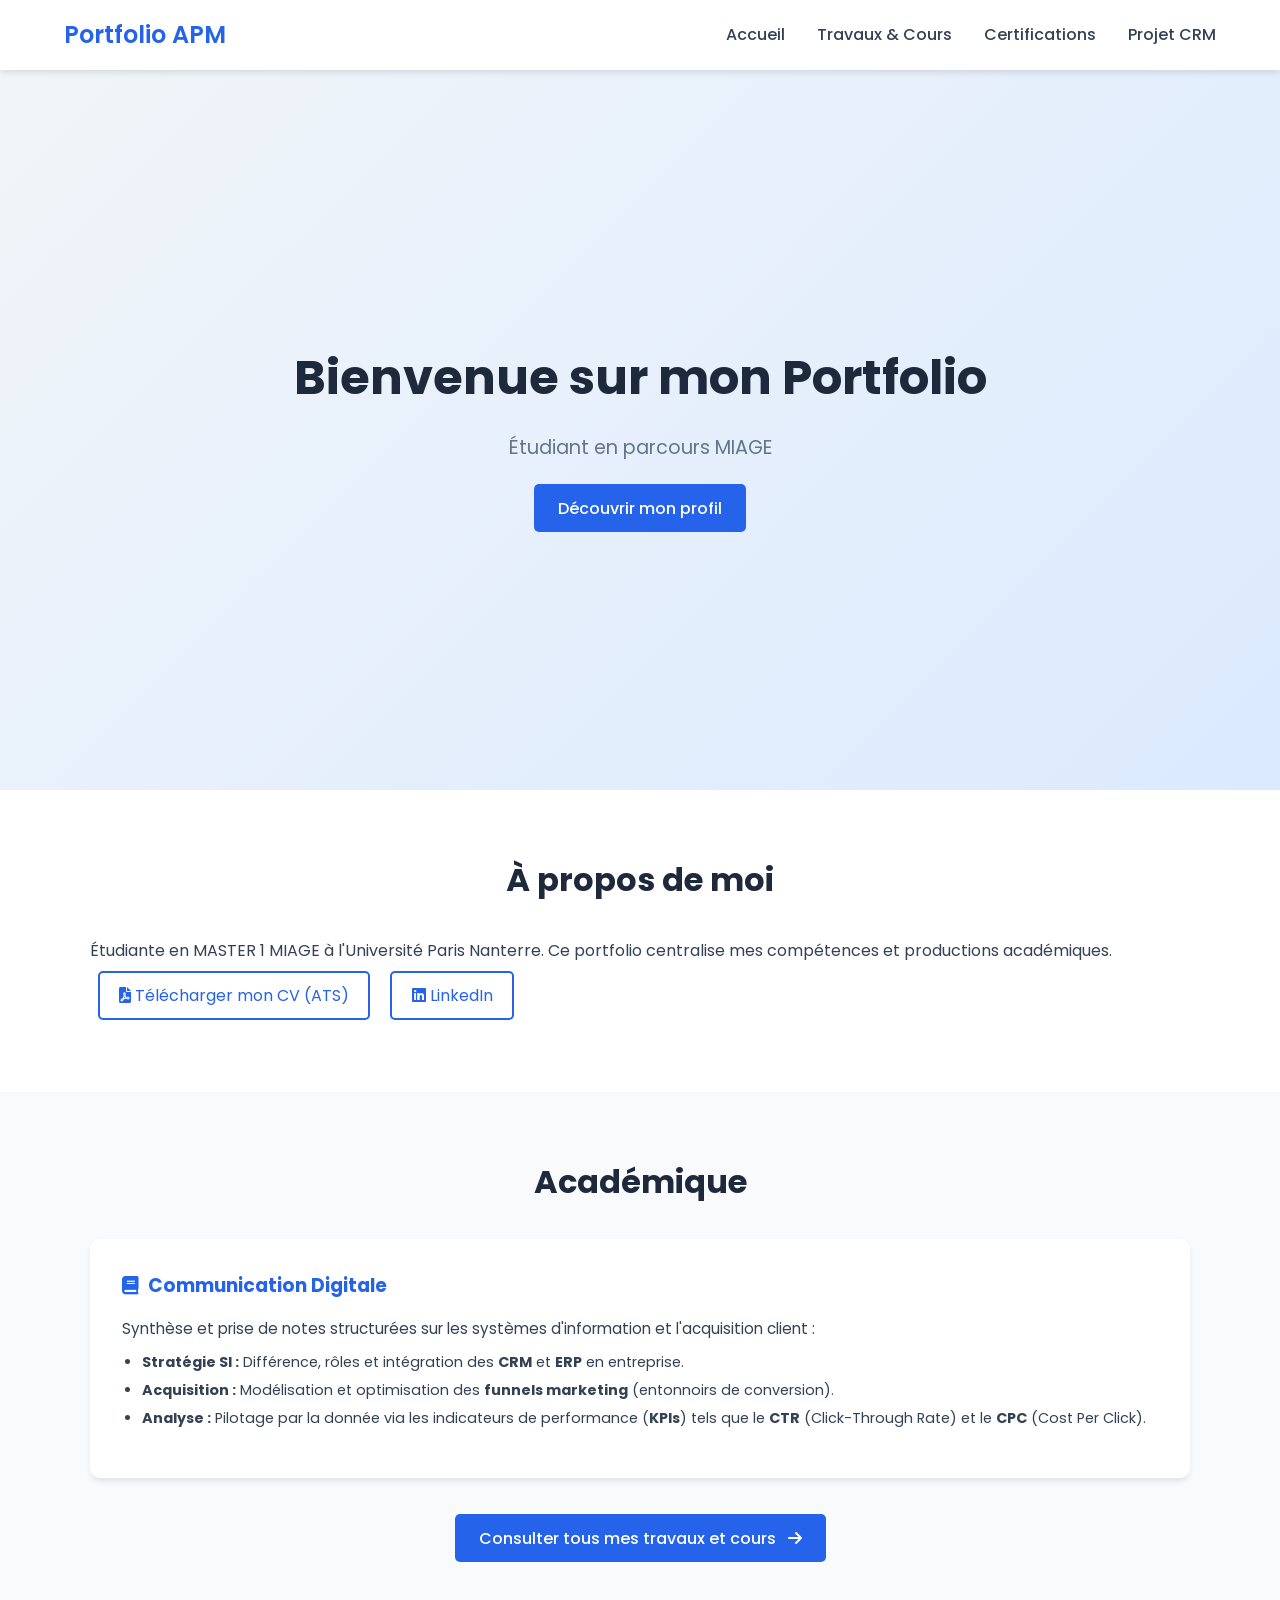
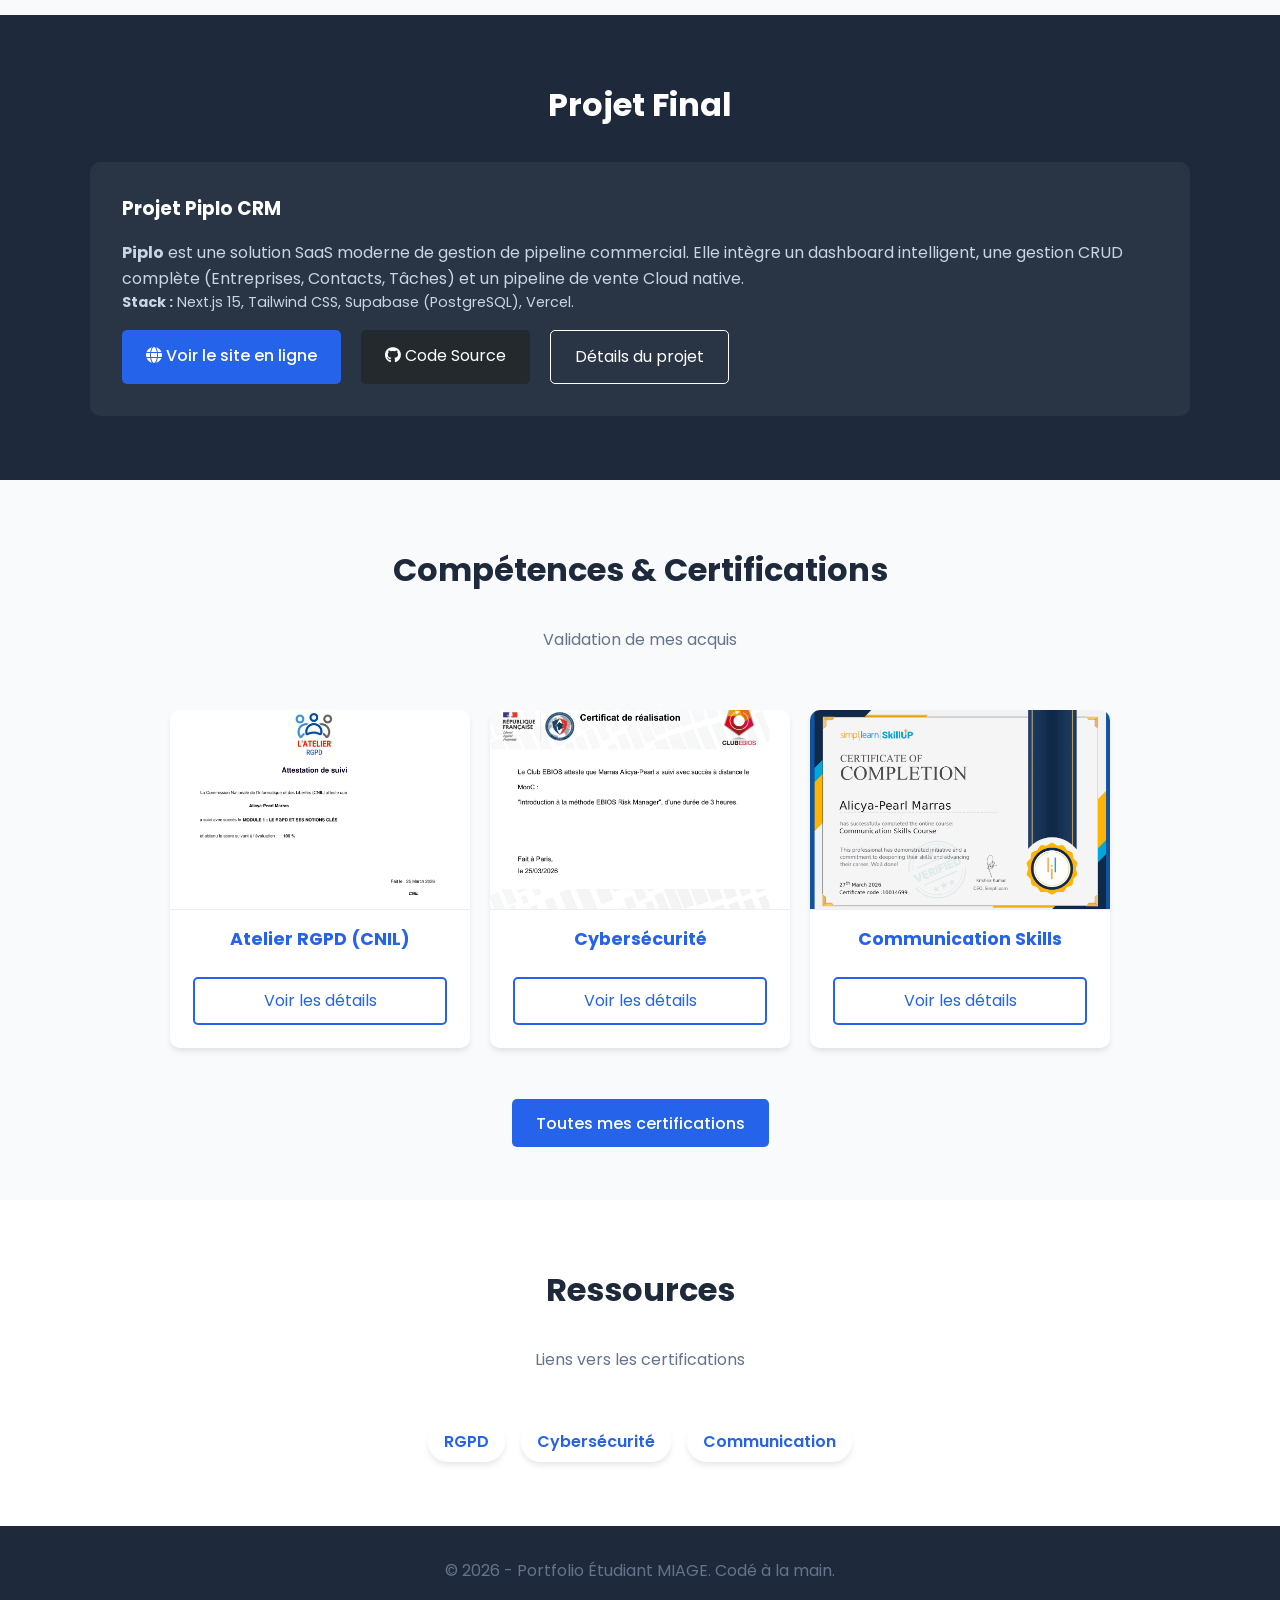
<file: index.html>
<!DOCTYPE html>
<html lang="fr">
<head>
    <meta charset="UTF-8">
    <meta name="viewport" content="width=device-width, initial-scale=1.0">
    <title>Mon Portfolio MIAGE</title>
    
    <link href="https://fonts.googleapis.com/css2?family=Poppins:wght@300;400;600&display=swap" rel="stylesheet">
    <link rel="stylesheet" href="https://cdnjs.cloudflare.com/ajax/libs/font-awesome/6.0.0/css/all.min.css">
    
    <link rel="stylesheet" href="header.css">
    <link rel="stylesheet" href="style.css">
</head>
<body>

    <nav class="navbar">
        <div class="logo">Portfolio APM</div>
        <ul class="nav-links">
            <li><a href="index.html">Accueil</a></li>
            <!-- <li><a href="#about">À propos</a></li> -->
            <li><a href="travaux.html">Travaux & Cours</a></li>
            <li><a href="certif.html">Certifications</a></li>
            <li><a href="crm.html">Projet CRM</a></li>
        </ul>
        <div class="burger">
            <div class="line1"></div>
            <div class="line2"></div>
            <div class="line3"></div>
        </div>
    </nav>

    <header class="hero">
        <div class="hero-content">
            <h1>Bienvenue sur mon Portfolio</h1>
            <p>Étudiant en parcours MIAGE</p>
            <a href="#about" class="btn-primary">Découvrir mon profil</a>
        </div>
    </header>

    <section id="about" class="section">
        <div class="container">
            <h2 class="section-title">À propos de moi</h2>
            <div class="about-content">
                <div class="about-text">
                    <p>Étudiante en MASTER 1 MIAGE à l'Université Paris Nanterre. Ce portfolio centralise mes compétences et productions académiques.</p>
                    <div class="buttons">
                        <a href="assets/CV_Alicya-Pearl_MARRAS_2026.pdf" target="_blank" class="btn-secondary"><i class="fas fa-file-pdf"></i> Télécharger mon CV (ATS)</a>
                        <a href="https://www.linkedin.com/in/alicya-pearl-marras/" target="_blank" class="btn-secondary"><i class="fab fa-linkedin"></i> LinkedIn</a>
                    </div>
                </div>
            </div>
        </div>
    </section>

    <section id="travaux" class="section bg-light">
        <div class="container">
            <h2 class="section-title">Académique</h2>
            
            <div class="card">
                <h3><i class="fas fa-book" style="margin-right: 10px;"></i>Communication Digitale</h3>
                <p style="font-size: 0.95rem; margin-bottom: 10px;">
                    Synthèse et prise de notes structurées sur les systèmes d'information et l'acquisition client :
                </p>
                <ul style="list-style-type: disc; margin-left: 20px; font-size: 0.9rem; color: var(--text-color); margin-bottom: 15px;">
                    <li style="margin-bottom: 5px;"><strong>Stratégie SI :</strong> Différence, rôles et intégration des <strong>CRM</strong> et <strong>ERP</strong> en entreprise.</li>
                    <li style="margin-bottom: 5px;"><strong>Acquisition :</strong> Modélisation et optimisation des <strong>funnels marketing</strong> (entonnoirs de conversion).</li>
                    <li><strong>Analyse :</strong> Pilotage par la donnée via les indicateurs de performance (<strong>KPIs</strong>) tels que le <strong>CTR</strong> (Click-Through Rate) et le <strong>CPC</strong> (Cost Per Click).</li>
                </ul>
            </div>
            
            <div style="text-align: center; margin-top: 3rem;">
                <a href="travaux.html" class="btn-primary">
                    Consulter tous mes travaux et cours <i class="fas fa-arrow-right" style="margin-left: 8px;"></i>
                </a>
            </div>
        </div>
    </section>

    <section id="final" class="section bg-dark text-white">
        <div class="container">
            <h2 class="section-title white">Projet Final</h2>
            
            <div class="showcase">
                <div class="showcase-item">
                    <h3>Projet Piplo CRM</h3>
                    <p><strong>Piplo</strong> est une solution SaaS moderne de gestion de pipeline commercial. Elle intègre un dashboard intelligent, une gestion CRUD complète (Entreprises, Contacts, Tâches) et un pipeline de vente Cloud native.</p>
                    <p style="margin-bottom: 15px; font-size: 0.9rem; color: #cbd5e1;">
                        <strong>Stack :</strong> Next.js 15, Tailwind CSS, Supabase (PostgreSQL), Vercel.
                    </p>
                    
                    <div style="display: flex; gap: 10px; flex-wrap: wrap; margin-top: 1rem;">
                        <a href="https://piplo-ashy.vercel.app/" target="_blank" class="btn-primary">
                            <i class="fas fa-globe"></i> Voir le site en ligne
                        </a>
                        
                        <a href="https://github.com/alicyap/Piplo" target="_blank" class="btn-outline" style="background-color: #24292e; color: white; border: none;">
                            <i class="fab fa-github"></i> Code Source
                        </a>
                        
                        <a href="crm.html" class="btn-outline">Détails du projet</a>
                    </div>
                </div>
            </div>
        </div>
    </section>

    <section id="projets" class="section bg-light">
        <div class="container">
            <h2 class="section-title">Compétences & Certifications</h2>
            <p class="subtitle">Validation de mes acquis</p>
            
            <div class="slider-container">
                <div class="slider-track">
                    
                    <div class="slide">
                        <img src="assets/mooc_cnil_certif-1.png" alt="Certification CNIL" class="slide-img">
                        <div class="slide-content">
                            <h4>Atelier RGPD (CNIL)</h4>
                            <a href="certif.html" class="btn-secondary">Voir les détails</a>
                        </div>
                    </div>

                    <div class="slide">
                        <img src="assets/cybersecu_certif-1.png" alt="Certification Cybersécurité" class="slide-img">
                        <div class="slide-content">
                            <h4>Cybersécurité</h4>
                            <a href="certif.html" class="btn-secondary">Voir les détails</a>
                        </div>
                    </div>

                    <div class="slide">
                        <img src="assets/communication_certif-1.png" alt="Communication Skills" class="slide-img">
                        <div class="slide-content">
                            <h4>Communication Skills</h4>
                            <a href="certif.html" class="btn-secondary">Voir les détails</a>
                        </div>
                    </div>

                </div>
            </div>

            <div style="text-align: center; margin-top: 2rem;">
                <a href="certif.html" class="btn-primary">Toutes mes certifications</a>
            </div>
            
        </div>
    </section>

    <section id="ressources" class="section">
        <div class="container">
            <h2 class="section-title">Ressources</h2>
            <p class="subtitle">Liens vers les certifications</p>
            <div class="resource-list">
                <a href="https://www.cnil.fr/fr/comprendre-le-rgpd/le-mooc-de-la-cnil-est-de-retour-dans-une-nouvelle-version-enrichie" class="tag">RGPD</a>
                <a href="https://lms.club-ebios.org/formations/ebiosrm" class="tag">Cybersécurité</a>
                <a href="https://www.simplilearn.com/free-communication-skills-course-skillup" class="tag">Communication</a>
            </div>
        </div>
    </section>

    <footer>
        <p>&copy; 2026 - Portfolio Étudiant MIAGE. Codé à la main.</p>
    </footer>

    <script src="script.js"></script>
</body>
</html>
</file>
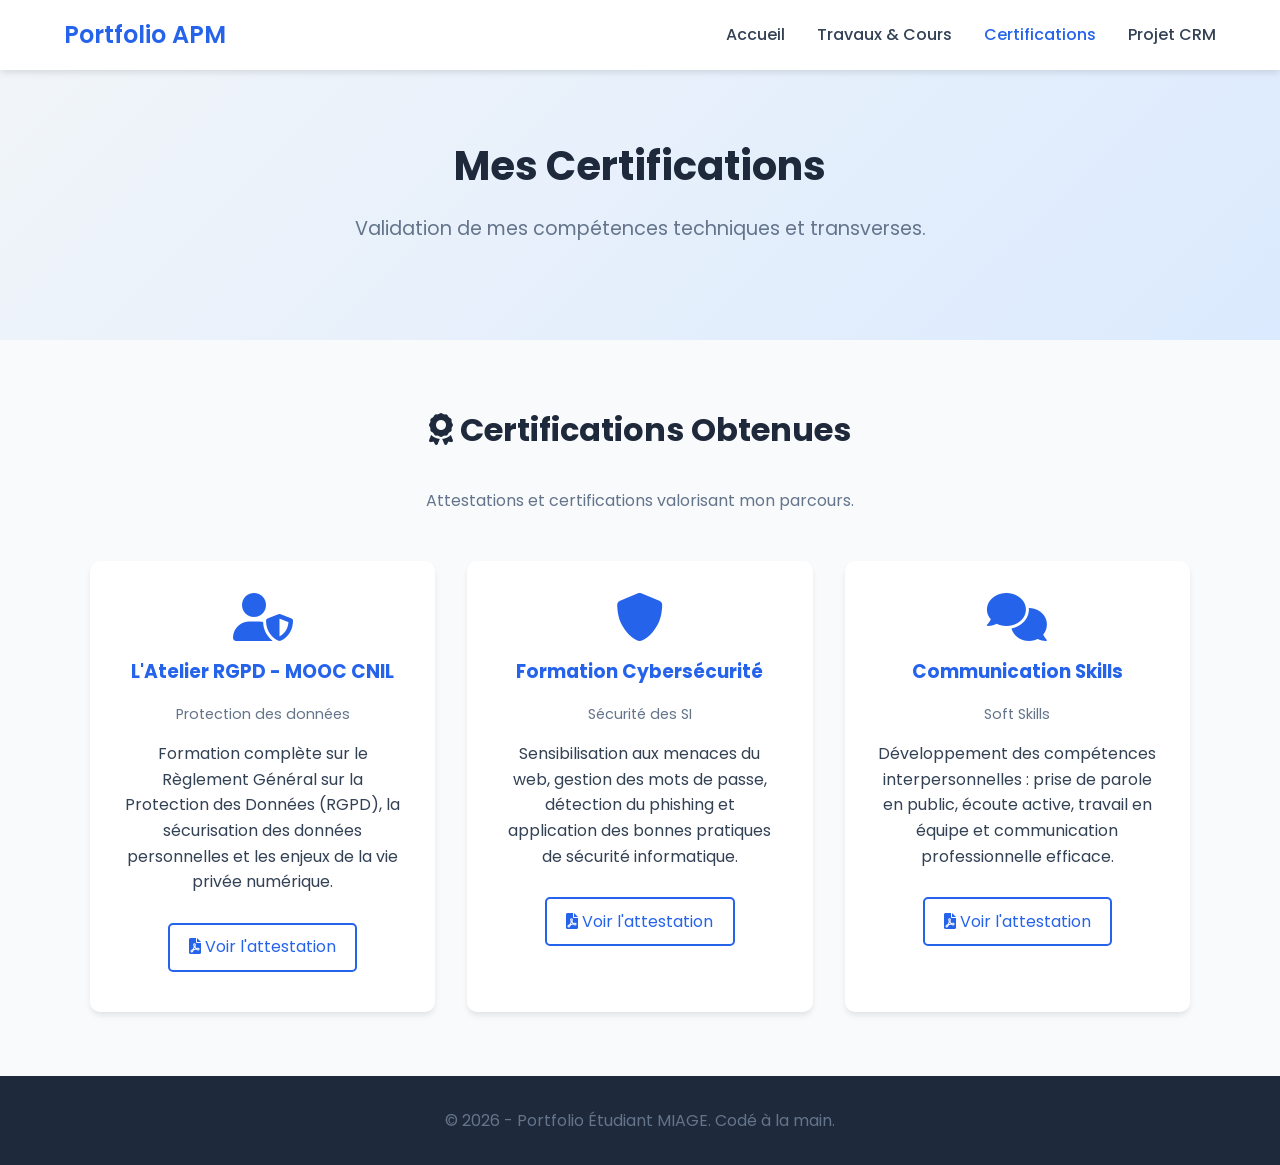
<file: certif.html>
<!DOCTYPE html>
<html lang="fr">
<head>
    <meta charset="UTF-8">
    <meta name="viewport" content="width=device-width, initial-scale=1.0">
    <title>Mes Certifications - Portfolio</title>
    
    <link href="https://fonts.googleapis.com/css2?family=Poppins:wght@300;400;600&display=swap" rel="stylesheet">
    <link rel="stylesheet" href="https://cdnjs.cloudflare.com/ajax/libs/font-awesome/6.0.0/css/all.min.css">
    
    <link rel="stylesheet" href="header.css">
    <link rel="stylesheet" href="style.css">
</head>
<body>

    <nav class="navbar">
        <div class="logo">Portfolio APM</div>
        <ul class="nav-links">
            <!-- <li><a href="#about">À propos</a></li> -->
            <li><a href="index.html">Accueil</a></li>
            <li><a href="travaux.html">Travaux & Cours</a></li>
            <li><a href="certif.html" class="active" style="color: var(--primary-color);">Certifications</a></li>
            <li><a href="crm.html">Projet CRM</a></li>
        </ul>
        <div class="burger">
            <div class="line1"></div>
            <div class="line2"></div>
            <div class="line3"></div>
        </div>
    </nav>

    <header class="hero" style="height: 30vh; min-height: 250px;">
        <div class="hero-content">
            <h1 style="font-size: 2.5rem;">Mes Certifications</h1>
            <p>Validation de mes compétences techniques et transverses.</p>
        </div>
    </header>

    <section class="section bg-light">
        <div class="container">
            <h2 class="section-title"><i class="fas fa-award"></i> Certifications Obtenues</h2>
            <p class="subtitle">Attestations et certifications valorisant mon parcours.</p>
            
            <div class="grid-3">
    
    <div class="card" style="text-align: center;">
        <i class="fas fa-user-shield" style="font-size: 3rem; color: var(--primary-color); margin-bottom: 1rem;"></i>
        <h3>L'Atelier RGPD - MOOC CNIL</h3>
        <p style="color: #64748b; font-size: 0.9rem; margin-bottom: 15px;">Protection des données</p>
        <p style="margin-bottom: 20px;">Formation complète sur le Règlement Général sur la Protection des Données (RGPD), la sécurisation des données personnelles et les enjeux de la vie privée numérique.</p>
        <a href="assets/mooc_cnil_certif.pdf" target="_blank" class="btn-secondary">
            <i class="fas fa-file-pdf"></i> Voir l'attestation
        </a>
    </div>

    <div class="card" style="text-align: center;">
        <i class="fas fa-shield-alt" style="font-size: 3rem; color: var(--primary-color); margin-bottom: 1rem;"></i>
        <h3>Formation Cybersécurité</h3>
        <p style="color: #64748b; font-size: 0.9rem; margin-bottom: 15px;">Sécurité des SI</p>
        <p style="margin-bottom: 20px;">Sensibilisation aux menaces du web, gestion des mots de passe, détection du phishing et application des bonnes pratiques de sécurité informatique.</p>
        <a href="assets/cybersecu_certif.pdf" target="_blank" class="btn-secondary">
            <i class="fas fa-file-pdf"></i> Voir l'attestation
        </a>
    </div>

    <div class="card" style="text-align: center;">
        <i class="fas fa-comments" style="font-size: 3rem; color: var(--primary-color); margin-bottom: 1rem;"></i>
        <h3>Communication Skills</h3>
        <p style="color: #64748b; font-size: 0.9rem; margin-bottom: 15px;">Soft Skills</p>
        <p style="margin-bottom: 20px;">Développement des compétences interpersonnelles : prise de parole en public, écoute active, travail en équipe et communication professionnelle efficace.</p>
        <a href="assets/communication_certif.pdf" target="_blank" class="btn-secondary">
            <i class="fas fa-file-pdf"></i> Voir l'attestation
        </a>
    </div>

</div>
        </div>
    </section>

    <footer>
        <p>&copy; 2026 - Portfolio Étudiant MIAGE. Codé à la main.</p>
    </footer>

    <script>
        const burger = document.querySelector('.burger');
        const nav = document.querySelector('.nav-links');
        burger.addEventListener('click', () => {
            nav.classList.toggle('nav-active');
        });
    </script>
</body>
</html>
</file>
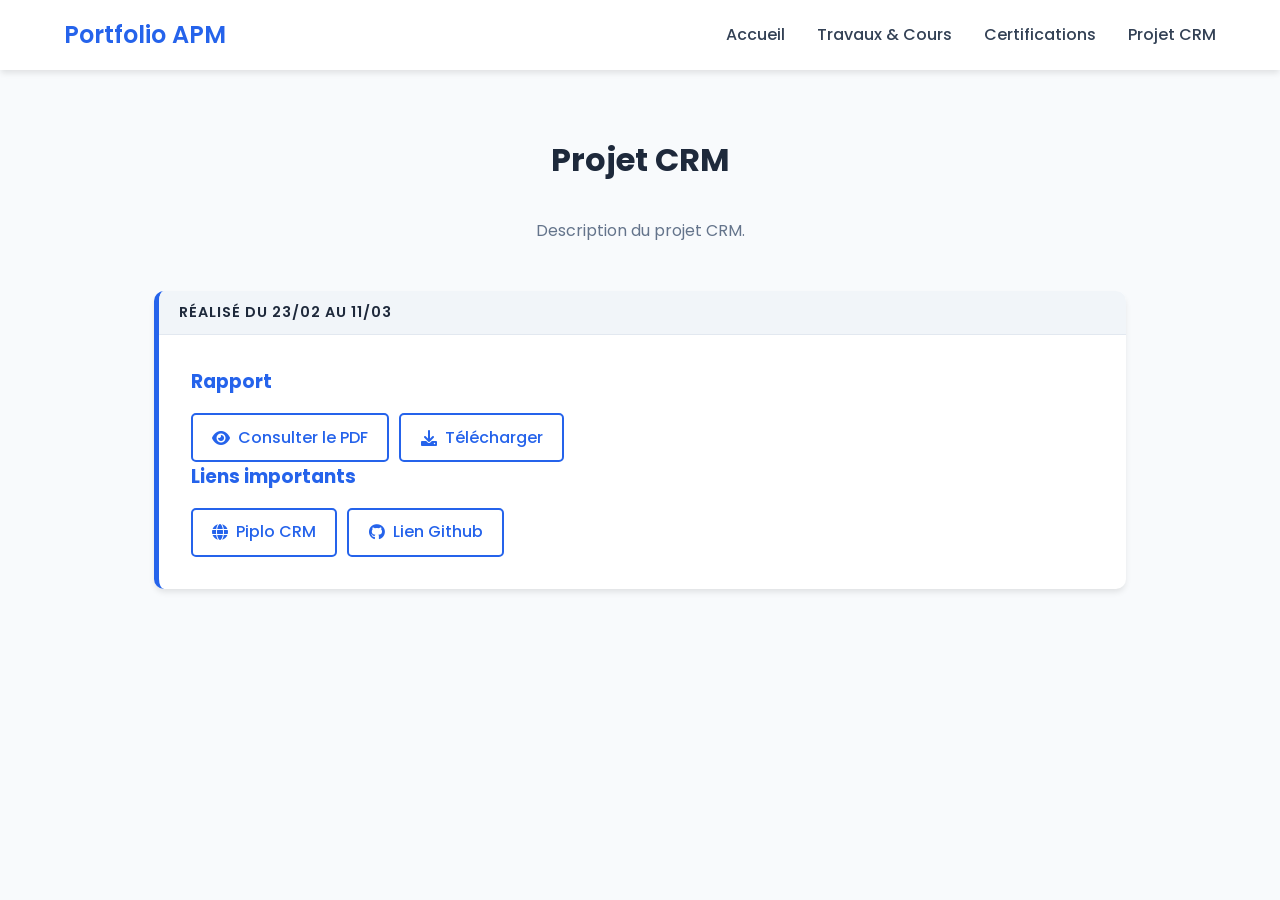
<file: crm.html>
<!DOCTYPE html>
<html lang="fr">
<head>
    <meta charset="UTF-8">
    <meta name="viewport" content="width=device-width, initial-scale=1.0">
    <title>Projet CRM</title>
    <link href="https://fonts.googleapis.com/css2?family=Poppins:wght@300;400;600&display=swap" rel="stylesheet">
    <link rel="stylesheet" href="header.css"> <link rel="stylesheet" href="travaux.css"> <link rel="stylesheet" href="https://cdnjs.cloudflare.com/ajax/libs/font-awesome/6.0.0/css/all.min.css">
    <link rel="stylesheet" href="style.css">
</head>
<body>

    <nav class="navbar">
        <div class="logo">Portfolio APM</div>
        <ul class="nav-links">
            <li><a href="index.html">Accueil</a></li>
            <!-- <li><a href="#about">À propos</a></li> -->
            <li><a href="travaux.html">Travaux & Cours</a></li>
            <li><a href="certif.html">Certifications</a></li>
            <li><a href="crm.html">Projet CRM</a></li>
        </ul>
        <div class="burger">
            <div class="line1"></div>
            <div class="line2"></div>
            <div class="line3"></div>
        </div>
    </nav>

    <div class="main-content">
        <h1 class="page-title">Projet CRM</h1>
        <p class="intro-text">Description du projet CRM.</p>

        <div class="timeline-container">
            
            <div class="seance-card">
                <div class="date-badge">Réalisé du 23/02 au 11/03</div>
                <div class="content">
                    <h3>Rapport</h3>
            
                    <div class="files">
                        <a href="assets/Rapport de projet CRM.pdf" target="_blank" class="btn-file">
                            <i class="fas fa-eye"></i> Consulter le PDF
                        </a>
            
                        <a href="assets/Rapport de projet CRM.pdf" download="MARRAS_Alicya_Rapport de projet CRM.pdf" class="btn-file">
                            <i class="fas fa-download"></i> Télécharger
                        </a>
                    </div>

                    <h3>Liens importants</h3>
            
                    <div class="files">
                        <a href="https://piplo-ashy.vercel.app/" target="_blank" class="btn-file">
                            <i class="fas fa-globe"></i> Piplo CRM
                        </a>
            
                        <a href="https://github.com/alicyap/Piplo" target="_blank" class="btn-file">
                            <i class="fab fa-github"></i> Lien Github
                        </a>
                    </div>
                </div>
            </div>

        </div>
    </div>

</body>
</html>
</file>
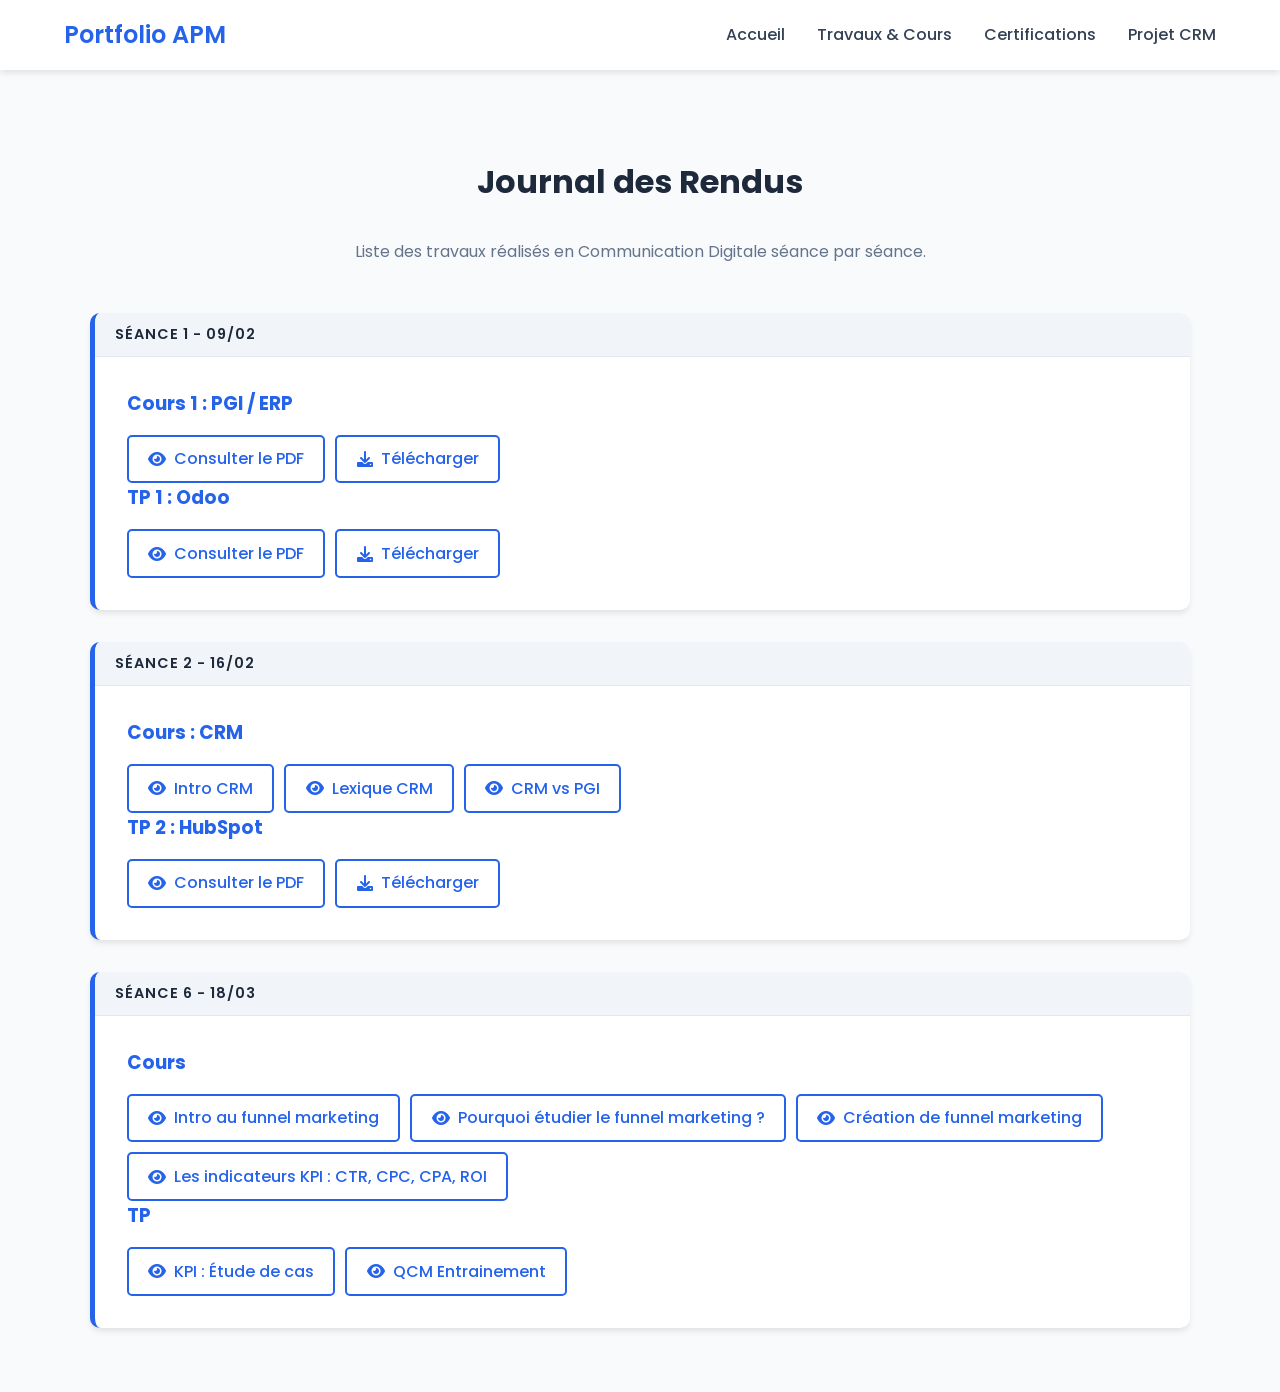
<file: travaux.html>
<!DOCTYPE html>
<html lang="fr">
<head>
    <meta charset="UTF-8">
    <meta name="viewport" content="width=device-width, initial-scale=1.0">
    <title>Mes Rendus - Portfolio</title>
    
    <link href="https://fonts.googleapis.com/css2?family=Poppins:wght@300;400;600&display=swap" rel="stylesheet">
    
    <link rel="stylesheet" href="https://cdnjs.cloudflare.com/ajax/libs/font-awesome/6.0.0/css/all.min.css">
    
    <link rel="stylesheet" href="header.css"> 
    <link rel="stylesheet" href="travaux.css"> 
    </head>
<body>

    <nav class="navbar">
        <div class="logo">Portfolio APM</div>
        <ul class="nav-links">
            <!-- <li><a href="#about">À propos</a></li> -->
            <li><a href="index.html">Accueil</a></li>
            <li><a href="travaux.html">Travaux & Cours</a></li>
            <li><a href="certif.html">Certifications</a></li>
            <li><a href="crm.html">Projet CRM</a></li>
        </ul>
        <div class="burger">
            <div class="line1"></div>
            <div class="line2"></div>
            <div class="line3"></div>
        </div>
    </nav>

    <div class="main-content">
        <h1 class="page-title">Journal des Rendus</h1>
        <p class="intro-text">Liste des travaux réalisés en Communication Digitale séance par séance.</p>

        <div class="timeline-container">
            
            <div class="seance-card">
                <div class="date-badge">Séance 1 - 09/02</div>
                <div class="content">
                    <h3>Cours 1 : PGI / ERP </h3>
            
                    <div class="files">
                        <a href="assets/doc1 etudiant.pdf" target="_blank" class="btn-file">
                            <i class="fas fa-eye"></i> Consulter le PDF
                        </a>
            
                        <a href="assets/doc1 etudiant.pdf" download="Cours1.pdf" class="btn-file">
                            <i class="fas fa-download"></i> Télécharger
                        </a>
                    </div>

                    <h3>TP 1 : Odoo</h3>
            
                    <div class="files">
                        <a href="assets/tp1.pdf" target="_blank" class="btn-file">
                            <i class="fas fa-eye"></i> Consulter le PDF
                        </a>
            
                        <a href="assets/tp1.pdf" download="MARRAS_Alicya_TP1.pdf" class="btn-file">
                            <i class="fas fa-download"></i> Télécharger
                        </a>
                    </div>
                </div>
            </div>

            <div class="seance-card">
                <div class="date-badge">Séance 2 - 16/02</div>
                <div class="content">

                    <h3>Cours : CRM</h3>
            
                    <div class="files">
                        <a href="assets/1- CRM.pdf" target="_blank" class="btn-file">
                            <i class="fas fa-eye"></i> Intro CRM
                        </a>
            
                        <a href="assets/2- termes techniques CRM.pdf" target="_blank" class="btn-file">
                            <i class="fas fa-eye"></i> Lexique CRM
                        </a>

                        <a href="assets/CRM VS PGI.pdf" target="_blank" class="btn-file">
                            <i class="fas fa-eye"></i> CRM vs PGI
                        </a>
                    </div>

                    <h3>TP 2 : HubSpot</h3>
            
                    <div class="files">
                        <a href="assets/TP Découverte HubSpot.pdf" target="_blank" class="btn-file">
                            <i class="fas fa-eye"></i> Consulter le PDF
                        </a>
            
                        <a href="assets/TP Découverte HubSpot.pdf" download="MARRAS_Alicya_TP2.pdf" class="btn-file">
                            <i class="fas fa-download"></i> Télécharger
                        </a>
                    </div>
                </div>
            </div>

            <div class="seance-card">
                <div class="date-badge">Séance 6 - 18/03</div>
                <div class="content">
                    <h3>Cours</h3>
            
                    <div class="files">
                        <a href="assets/1- fiche cours V_E.pdf" target="_blank" class="btn-file">
                            <i class="fas fa-eye"></i> Intro au funnel marketing
                        </a>
                        <a href="assets/2- Pourquoi Étudier le funnel marketing V_E.pdf" target="_blank" class="btn-file">
                            <i class="fas fa-eye"></i> Pourquoi étudier le funnel marketing ?
                        </a>
                        <a href="assets/3- création de funnel marketing.pdf" target="_blank" class="btn-file">
                            <i class="fas fa-eye"></i> Création de funnel marketing
                        </a>
                        <a href="assets/4_ Les indicateurs KPI V_E.pdf" target="_blank" class="btn-file">
                            <i class="fas fa-eye"></i> Les indicateurs KPI : CTR, CPC, CPA, ROI
                        </a>
                
                    </div>

                    <h3>TP</h3>
            
                    <div class="files">
                        <a href="assets/5- Étude de cas KPI.pdf" target="_blank" class="btn-file">
                            <i class="fas fa-eye"></i> KPI : Étude de cas
                        </a>
            
                        <a href="assets/6- Td + QCM pour étudiants.pdf" target="_blank" class="btn-file">
                            <i class="fas fa-eye"></i> QCM Entrainement
                        </a>
                    </div>
                </div>
            </div>

        </div>
    </div>

</body>
</html>
</file>
<file: header.css>
/* --- Variables spécifiques au Header --- */
:root {
    --primary-color: #2563eb; 
    --text-color: #334155;
    --white: #ffffff;
    --shadow: 0 4px 6px -1px rgba(0, 0, 0, 0.1);
}

/* --- Barre de Navigation Principale --- */
.navbar {
    display: flex;
    justify-content: space-between;
    align-items: center;
    padding: 1rem 5%;
    background: var(--white);
    box-shadow: var(--shadow);
    position: sticky;
    top: 0;
    z-index: 1000;
    font-family: 'Poppins', sans-serif;
}

.logo { 
    font-size: 1.5rem; 
    font-weight: 600; 
    color: var(--primary-color); 
}

.nav-links { 
    display: flex; 
    gap: 2rem; 
    list-style: none; /* Enlève les puces */
    margin: 0;
    padding: 0;
}

.nav-links a { 
    font-weight: 500; 
    color: var(--text-color);
    text-decoration: none; /* Enlève le soulignement */
    transition: color 0.3s; 
}

.nav-links a:hover,
.nav-links a.active { 
    color: var(--primary-color); 
}

/* --- Menu Burger (pour Mobile) --- */
.burger { 
    display: none; 
    cursor: pointer; 
}

.burger div { 
    width: 25px; 
    height: 3px; 
    background-color: var(--text-color); 
    margin: 5px; 
    transition: all 0.3s ease;
}

/* --- Responsive Mobile (Tablettes & Téléphones) --- */
@media screen and (max-width: 768px) {
    .nav-links {
        display: none; /* Caché par défaut, activé par le JS */
        position: absolute;
        right: 0;
        height: 92vh; /* Prend le reste de l'écran sous la navbar */
        top: 8vh;
        background-color: var(--white);
        flex-direction: column;
        align-items: center;
        justify-content: center; /* Centre les liens au milieu de l'écran */
        width: 60%;
        transform: translateX(100%);
        transition: transform 0.5s ease-in;
        box-shadow: -5px 0 10px rgba(0,0,0,0.05); /* Ombre sur le côté gauche */
    }
    
    .nav-links.nav-active { 
        transform: translateX(0%); 
        display: flex; 
    }

    .nav-links li {
        margin: 1.5rem 0; /* Espace un peu plus les liens sur mobile */
    }

    .burger { 
        display: block; 
    }
}
</file>
<file: style.css>
/* --- Variables & Reset --- */
:root {
    --primary-color: #2563eb; /* Bleu moderne */
    --secondary-color: #1e293b; /* Gris sombre */
    --bg-light: #f8fafc;
    --text-color: #334155;
    --white: #ffffff;
    --shadow: 0 4px 6px -1px rgba(0, 0, 0, 0.1);
}

* {
    margin: 0;
    padding: 0;
    box-sizing: border-box;
}

body {
    font-family: 'Poppins', sans-serif;
    color: var(--text-color);
    line-height: 1.6;
    scroll-behavior: smooth;
}

a { text-decoration: none; color: inherit; }
ul { list-style: none; }

/* --- Hero Section --- */
.hero {
    height: 80vh;
    background: linear-gradient(135deg, #f1f5f9 0%, #dbeafe 100%);
    display: flex;
    justify-content: center;
    align-items: center;
    text-align: center;
}

.hero h1 { font-size: 3rem; margin-bottom: 1rem; color: var(--secondary-color); }
.hero p { font-size: 1.2rem; margin-bottom: 2rem; color: #64748b; }

/* --- Layout Utility --- */
.section { padding: 4rem 5%; }
.bg-light { background-color: var(--bg-light); }
.container { max-width: 1100px; margin: 0 auto; }
.section-title { text-align: center; margin-bottom: 2rem; font-size: 2rem; color: var(--secondary-color); }
.section-title.white { color: var(--white); }
.subtitle { text-align: center; margin-bottom: 3rem; color: #64748b; }

/* --- Buttons --- */
.btn-primary {
    background: var(--primary-color);
    color: var(--white);
    padding: 0.8rem 1.5rem;
    border-radius: 5px;
    font-weight: 500;
    transition: background 0.3s;
}
.btn-primary:hover { background: #1d4ed8; }

.btn-secondary {
    border: 2px solid var(--primary-color);
    color: var(--primary-color);
    padding: 0.6rem 1.2rem;
    border-radius: 5px;
    margin: 0.5rem;
    display: inline-block;
}
.btn-secondary:hover { background: var(--primary-color); color: var(--white); }

/* --- Grids & Cards --- */
.grid-2 { display: grid; grid-template-columns: 1fr 1fr; gap: 2rem; }
.grid-3 { display: grid; grid-template-columns: repeat(auto-fit, minmax(250px, 1fr)); gap: 2rem; }

.card, .project-card {
    background: var(--white);
    padding: 2rem;
    border-radius: 10px;
    box-shadow: var(--shadow);
    transition: transform 0.3s;
}

.card:hover, .project-card:hover { transform: translateY(-5px); }
.card h3 { margin-bottom: 1rem; color: var(--primary-color); }

.file-list li {
    padding: 0.5rem 0;
    border-bottom: 1px solid #eee;
}
.file-list li a:hover { color: var(--primary-color); text-decoration: underline; }

/* --- Section Projet Final (Dark) --- */
.bg-dark { background-color: var(--secondary-color); color: #cbd5e1; }
.showcase { display: flex; gap: 2rem; flex-wrap: wrap; }
.showcase-item { flex: 1; background: rgba(255,255,255,0.05); padding: 2rem; border-radius: 10px; }
.showcase-item h3 { color: var(--white); margin-bottom: 1rem; }
.btn-outline { color: var(--white); border: 1px solid var(--white); padding: 0.8rem 1.5rem; border-radius: 5px; margin-left: 10px; }

/* --- Ressources Tags --- */
.resource-list { display: flex; justify-content: center; gap: 1rem; flex-wrap: wrap; }
.tag {
    background: var(--white);
    padding: 0.5rem 1rem;
    border-radius: 20px;
    box-shadow: var(--shadow);
    color: var(--primary-color);
    font-weight: 600;
}

/* --- Footer --- */
footer { text-align: center; padding: 2rem; background: var(--secondary-color); color: #64748b; margin-top: auto; }

/* --- Responsive Mobile --- */
@media screen and (max-width: 768px) {
    .nav-links {
        display: none; /* JS activera ceci plus tard */
        position: absolute;
        right: 0;
        height: 92vh;
        top: 8vh;
        background-color: var(--white);
        flex-direction: column;
        align-items: center;
        width: 50%;
        transform: translateX(100%);
        transition: transform 0.5s ease-in;
    }
    .nav-links.nav-active { transform: translateX(0%); display: flex; }
    .burger { display: block; }
    .grid-2, .showcase { grid-template-columns: 1fr; flex-direction: column; }
    .hero h1 { font-size: 2rem; }
}

/* --- Slider Certifications --- */
.slider-container {
    width: 100%;
    overflow-x: auto; /* Permet le scroll horizontal */
    scroll-snap-type: x mandatory; /* Effet de "magnétisme" sur les slides */
    scroll-behavior: smooth;
    padding-bottom: 20px;
    -ms-overflow-style: none; /* Cache la barre de défilement (IE/Edge) */
    scrollbar-width: none; /* Cache la barre de défilement (Firefox) */
}

/* Cache la barre de défilement sur Chrome/Safari/Webkit */
.slider-container::-webkit-scrollbar {
    display: none;
}

.slider-track {
    display: flex;
    gap: 20px;
    width: max-content; /* S'adapte à la largeur totale des slides */
    margin: 0 auto; /* C'EST CETTE LIGNE QUI CENTRE LES CARTES ! */
    padding: 10px;
}

.slide {
    width: 300px; /* Largeur d'une carte */
    background: var(--white);
    border-radius: 10px;
    box-shadow: var(--shadow);
    scroll-snap-align: start; /* Le magnétisme s'arrête au début de la carte */
    overflow: hidden;
    display: flex;
    flex-direction: column;
    transition: transform 0.3s;
}

.slide:hover {
    transform: translateY(-5px);
}

.slide-img {
    width: 100%;
    height: 200px;
    object-fit: cover; /* Recadre l'image proprement sans l'écraser */
    border-bottom: 1px solid #eee;
}

.slide-content {
    padding: 15px;
    text-align: center;
    flex-grow: 1;
    display: flex;
    flex-direction: column;
    justify-content: space-between;
}

.slide-content h4 {
    color: var(--primary-color);
    margin-bottom: 15px;
    font-size: 1.1rem;
}
</file>
<file: travaux.css>
/* --- Variables & Reset (Identiques à style.css) --- */
:root {
    --primary-color: #2563eb; 
    --secondary-color: #1e293b; 
    --bg-light: #f8fafc;
    --text-color: #334155;
    --white: #ffffff;
    --shadow: 0 4px 6px -1px rgba(0, 0, 0, 0.1);
}

body {
    font-family: 'Poppins', sans-serif;
    background-color: var(--bg-light);
    color: var(--text-color);
    margin: 0; 
    line-height: 1.6;
}

/* --- Layout (Calqué sur .section et .container de style.css) --- */
.main-content {
    max-width: 1100px; /* Même largeur maximale que l'accueil */
    margin: 0 auto; 
    padding: 4rem 5%; /* Même espacement vertical et horizontal */
}

.page-title {
    text-align: center;
    margin-bottom: 2rem; /* Même marge que .section-title */
    font-size: 2rem;
    color: var(--secondary-color);
}

.intro-text {
    text-align: center;
    margin-bottom: 3rem; /* Même marge que .subtitle */
    color: #64748b;
}

/* --- Style des Cartes "Séance" (Calqué sur .card de style.css) --- */
.timeline-container {
    display: flex;
    flex-direction: column;
    gap: 2rem; 
}

.seance-card {
    background: var(--white);
    border-radius: 10px;
    box-shadow: var(--shadow);
    overflow: hidden; 
    border-left: 5px solid var(--primary-color);
    transition: transform 0.3s ease, box-shadow 0.3s ease; 
}

.seance-card:hover {
    transform: translateY(-5px); 
    box-shadow: 0 10px 15px -3px rgba(0, 0, 0, 0.1);
}

.date-badge {
    background-color: #f1f5f9; 
    color: var(--secondary-color);
    padding: 10px 20px;
    font-size: 0.9rem;
    font-weight: 600;
    text-transform: uppercase;
    letter-spacing: 1px;
    border-bottom: 1px solid #e2e8f0;
}

.content {
    padding: 2rem; /* Même padding interne que vos autres cartes */
}

.content h3 {
    margin: 0 0 1rem 0;
    color: var(--primary-color); /* On passe en bleu, comme les cartes de l'accueil ! */
}

.content p {
    margin: 0 0 15px 0;
    color: var(--text-color);
}

/* --- Boutons de fichiers (Calqué sur .btn-secondary de style.css) --- */
.files {
    display: flex;
    gap: 10px;
    flex-wrap: wrap;
}

.btn-file {
    text-decoration: none;
    background-color: transparent;
    color: var(--primary-color);
    padding: 0.6rem 1.2rem;
    border-radius: 5px;
    font-weight: 500;
    transition: background 0.3s, color 0.3s;
    border: 2px solid var(--primary-color);
    display: inline-flex;
    align-items: center;
    gap: 8px;
}

.btn-file:hover {
    background-color: var(--primary-color);
    color: var(--white);
}

.btn-file.github {
    color: #24292e;
    border-color: #24292e;
}

.btn-file.github:hover {
    background-color: #24292e;
    color: var(--white);
}

/* --- Responsive Mobile --- */
@media screen and (max-width: 768px) { 
    .files {
        flex-direction: column;
    }
    .btn-file {
        width: 100%;
        justify-content: center;
    }
    .main-content {
        padding: 2rem 5%; /* Réduit l'espacement sur téléphone */
    }
}
</file>
